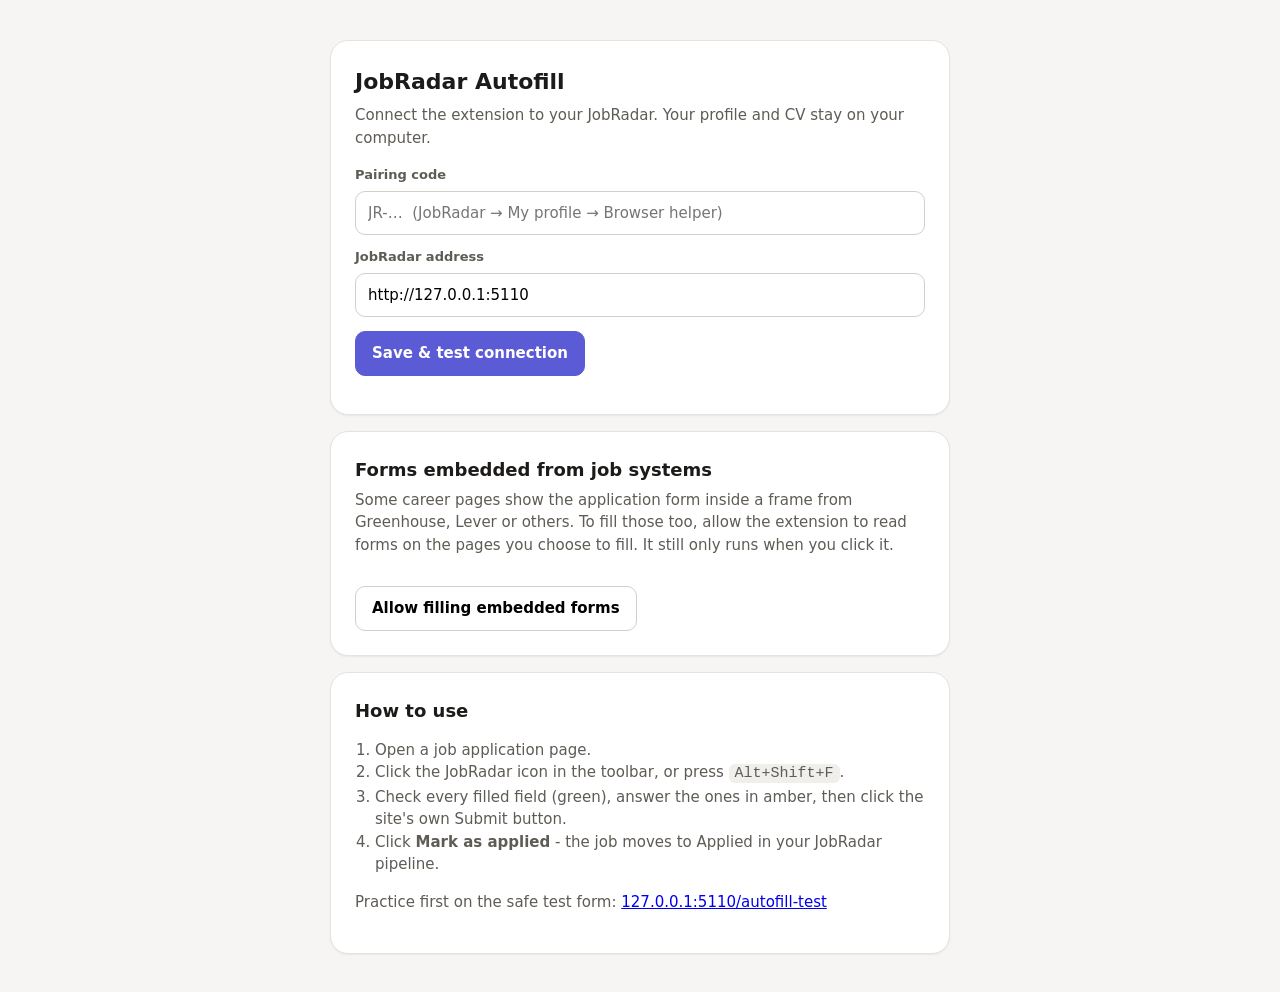
<file: extension/options.html>
<!doctype html>
<html lang="en">
<head>
<meta charset="utf-8">
<title>JobRadar Autofill - Options</title>
<style>
  body { font: 15px/1.5 system-ui, "Segoe UI", Roboto, sans-serif; background: #f6f5f3; color: #1c1b19; margin: 0; }
  main { max-width: 620px; margin: 40px auto; padding: 0 18px; }
  .card { background: #fff; border-radius: 18px; padding: 24px; box-shadow: 0 1px 2px rgba(0,0,0,.06); border: 1px solid #e6e2dd; margin-bottom: 16px; }
  h1 { font-size: 22px; margin: 0 0 4px; } p { color: #5f5b55; margin: 6px 0 16px; }
  label { display: block; font-weight: 700; font-size: 13px; color: #5f5b55; margin: 12px 0 6px; }
  input { width: 100%; box-sizing: border-box; padding: 10px 12px; border-radius: 10px; border: 1px solid #d4cfc8; font: inherit; }
  button { margin-top: 14px; padding: 10px 16px; border-radius: 10px; border: 1px solid #d4cfc8; background: #fff; font: inherit; font-weight: 700; cursor: pointer; }
  .pri { background: #5b5bd6; color: #fff; border-color: #5b5bd6; }
  #status { margin-top: 14px; font-weight: 700; } .ok { color: #16a34a; } .err { color: #d33a2c; }
  ol { padding-left: 20px; color: #5f5b55; } code { background: #f1efec; padding: 1px 6px; border-radius: 6px; }
</style>
</head>
<body>
<main>
  <div class="card">
    <h1>JobRadar Autofill</h1>
    <p>Connect the extension to your JobRadar. Your profile and CV stay on your computer.</p>
    <label for="token">Pairing code</label>
    <input id="token" placeholder="JR-…  (JobRadar → My profile → Browser helper)">
    <label for="base">JobRadar address</label>
    <input id="base" value="http://127.0.0.1:5110">
    <button class="pri" id="save">Save &amp; test connection</button>
    <div id="status"></div>
  </div>
  <div class="card">
    <h1 style="font-size:18px">Forms embedded from job systems</h1>
    <p>Some career pages show the application form inside a frame from Greenhouse, Lever or others. To fill those too, allow the extension to read forms on the pages you choose to fill. It still only runs when you click it.</p>
    <button id="wide">Allow filling embedded forms</button>
    <div id="wideStatus"></div>
  </div>
  <div class="card">
    <h1 style="font-size:18px">How to use</h1>
    <ol>
      <li>Open a job application page.</li>
      <li>Click the JobRadar icon in the toolbar, or press <code>Alt+Shift+F</code>.</li>
      <li>Check every filled field (green), answer the ones in amber, then click the site's own Submit button.</li>
      <li>Click <b>Mark as applied</b> - the job moves to Applied in your JobRadar pipeline.</li>
    </ol>
    <p>Practice first on the safe test form: <a href="http://127.0.0.1:5110/autofill-test" target="_blank">127.0.0.1:5110/autofill-test</a></p>
  </div>
</main>
<script src="options.js"></script>
</body>
</html>
</file>
